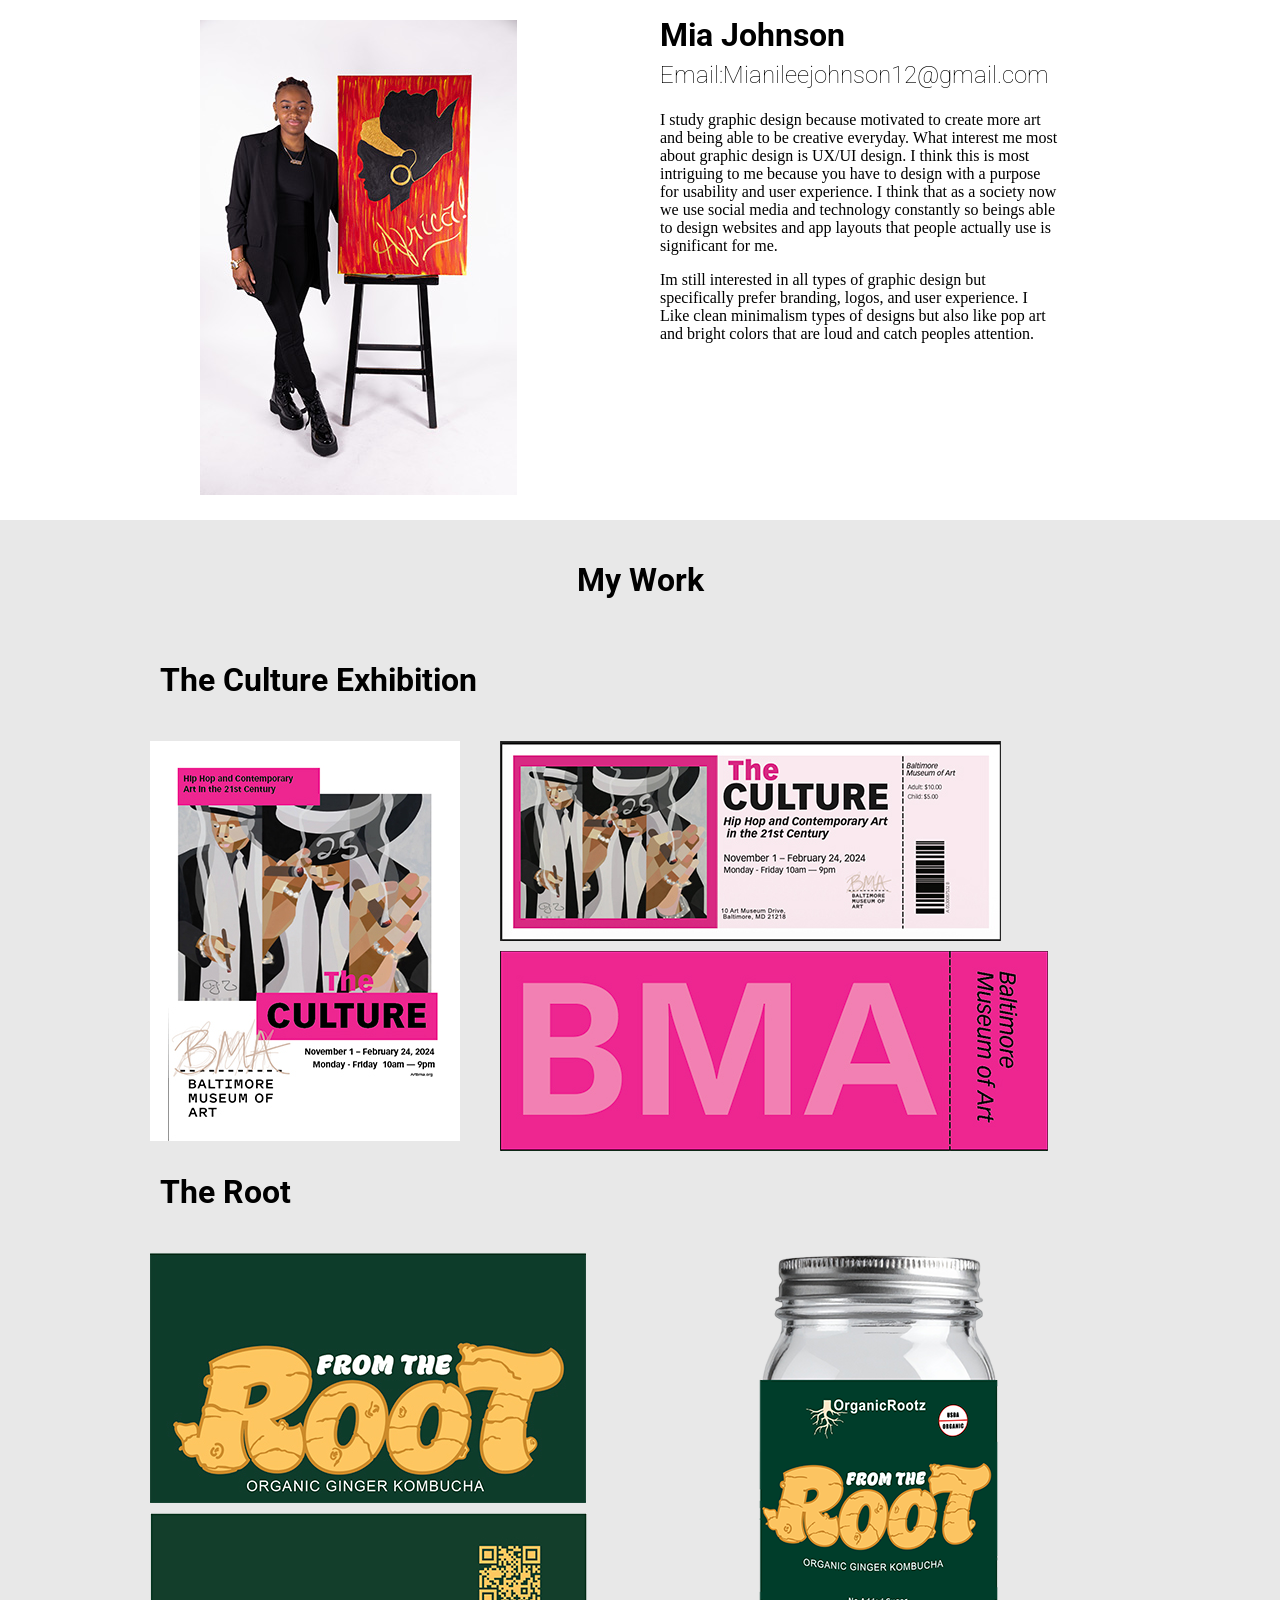
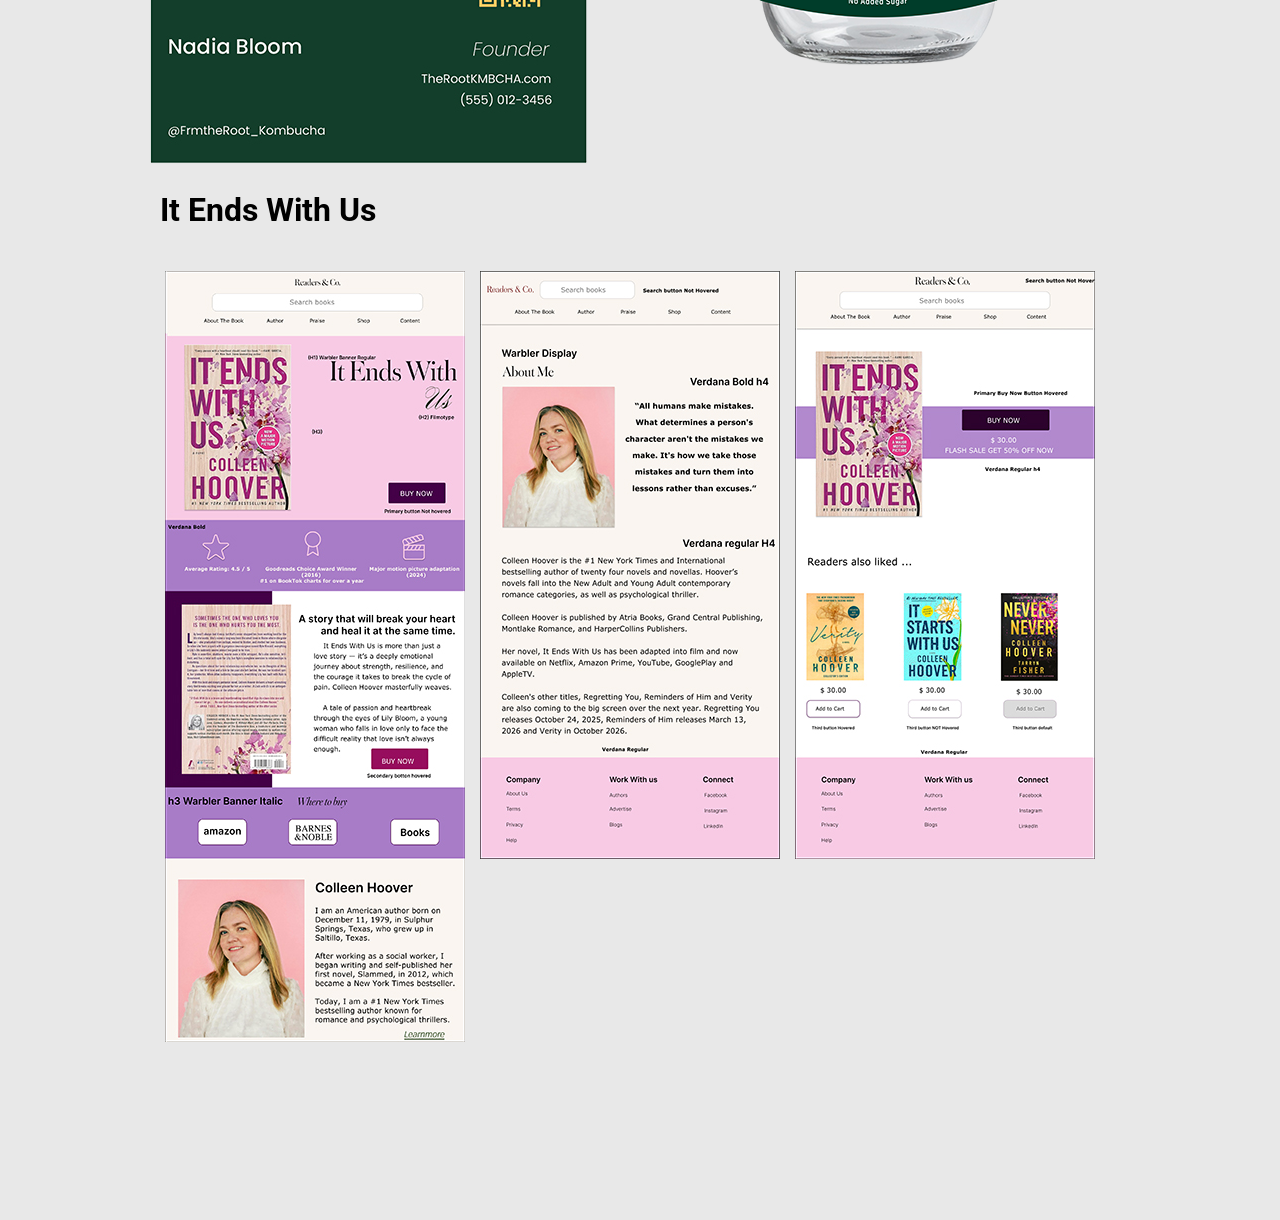
<file: index.html>
<!DOCTYPE html>
<html>
	<head>
		<link rel="stylesheet" type="text/css" href="port.css">

		<link rel="preconnect" href="https://fonts.googleapis.com">
		<link rel="preconnect" href="https://fonts.gstatic.com" crossorigin>
		<link href="https://fonts.googleapis.com/css2?family=Roboto:ital,wdth,wght@0,75..100,100..900;1,75..100,100..900&display=swap" rel="stylesheet">

		<link href="https://fonts.googleapis.com/css2?family=Bodoni+Moda:ital,opsz,wght@0,6..96,400..900;1,6..96,400..900&family=Roboto:ital,wdth,wght@0,75..100,100..900;1,75..100,100..900&display=swap" rel="stylesheet">

	</head>
<body>

<div class="header">
	<div class="centercontent">
		<div class="twocol">
			<img src="images/Mia.jpg">
		</div>

		<div class="twocol">
			<div class="headerone">
				<h1> Mia Johnson</h1>
			</div>
			<div class="headerone">
				<h2>Email:Mianileejohnson12@gmail.com</h2>
			</div>

		I study graphic design because motivated to create more art and being able to be creative everyday. What interest me most about graphic design is UX/UI design. I think this is most intriguing to me because you have to design with a purpose for usability and user experience. I think that as a society now we use social media and technology constantly so beings able to design websites and app layouts that people actually use is significant for me. 
		<p>

		Im still interested in all types of graphic design but specifically prefer branding, logos, and user experience. I Like clean minimalism types of designs but also like pop art and bright colors that are loud and catch peoples attention.
		</div>

	</div>
</div>


	<div class="mainarea">
		<div class="centercontent">
		<div class="secondmainarea">
			<div class="textsection">
				<h1>My Work</h1>
			</div>

			<div class="subheader">
				<h1>The Culture Exhibition</h1>
			</div>

			<div class="onebox">
				<img src="images/poster.jpg">
				<br>
				
			</div>


			<div class="tagcol">
				<img src="images/ticket.jpg">
				<br>
			</div>


			<div class="tagcoltwo"> 
				
				<img src="images/tickettwo.jpg">
				<br>
			</div>

			<div class="subheader">
				<h1>The Root</h1>
			</div>

			<div class="root">
				<img src="images/root.jpg">
			</div>

			<div class="roottwo">
				<img src="images/roottwo.jpg">
			</div>


			<div class="rootjar">
				<img src="images/jar.png">
			</div>
			
		</div>
			<div class="thirdmainarea">
				
				<div class="subheader">
				<h1>It Ends With Us</h1>
				</div>

			<div class="bookcol">
				<img src="images/book.jpg">
			</div>

			<div class="bookcol">
				<img src="images/booktwo.jpg">
			</div>

			<div class="bookcol">
				<img src="images/bookthree.jpg">
			</div>




			</div>
		</div>
	</div>




</body>
</html>
</file>
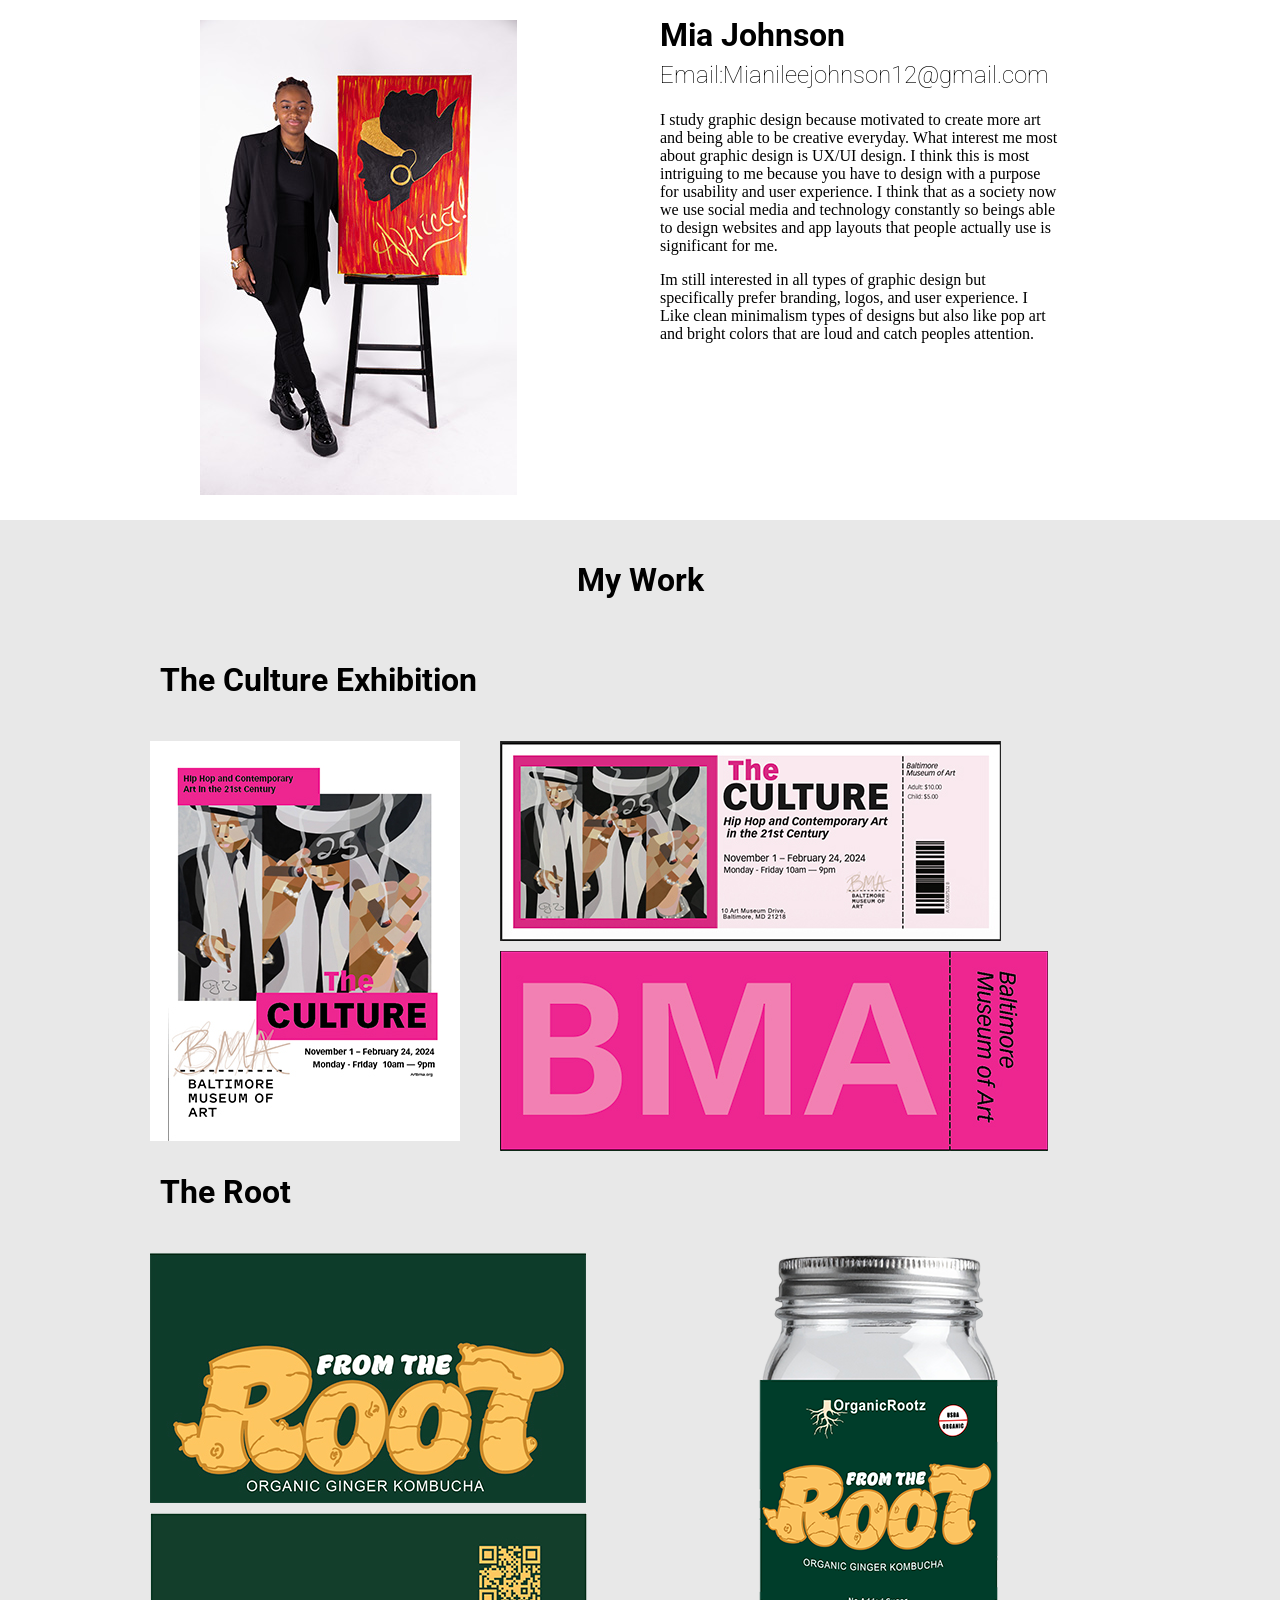
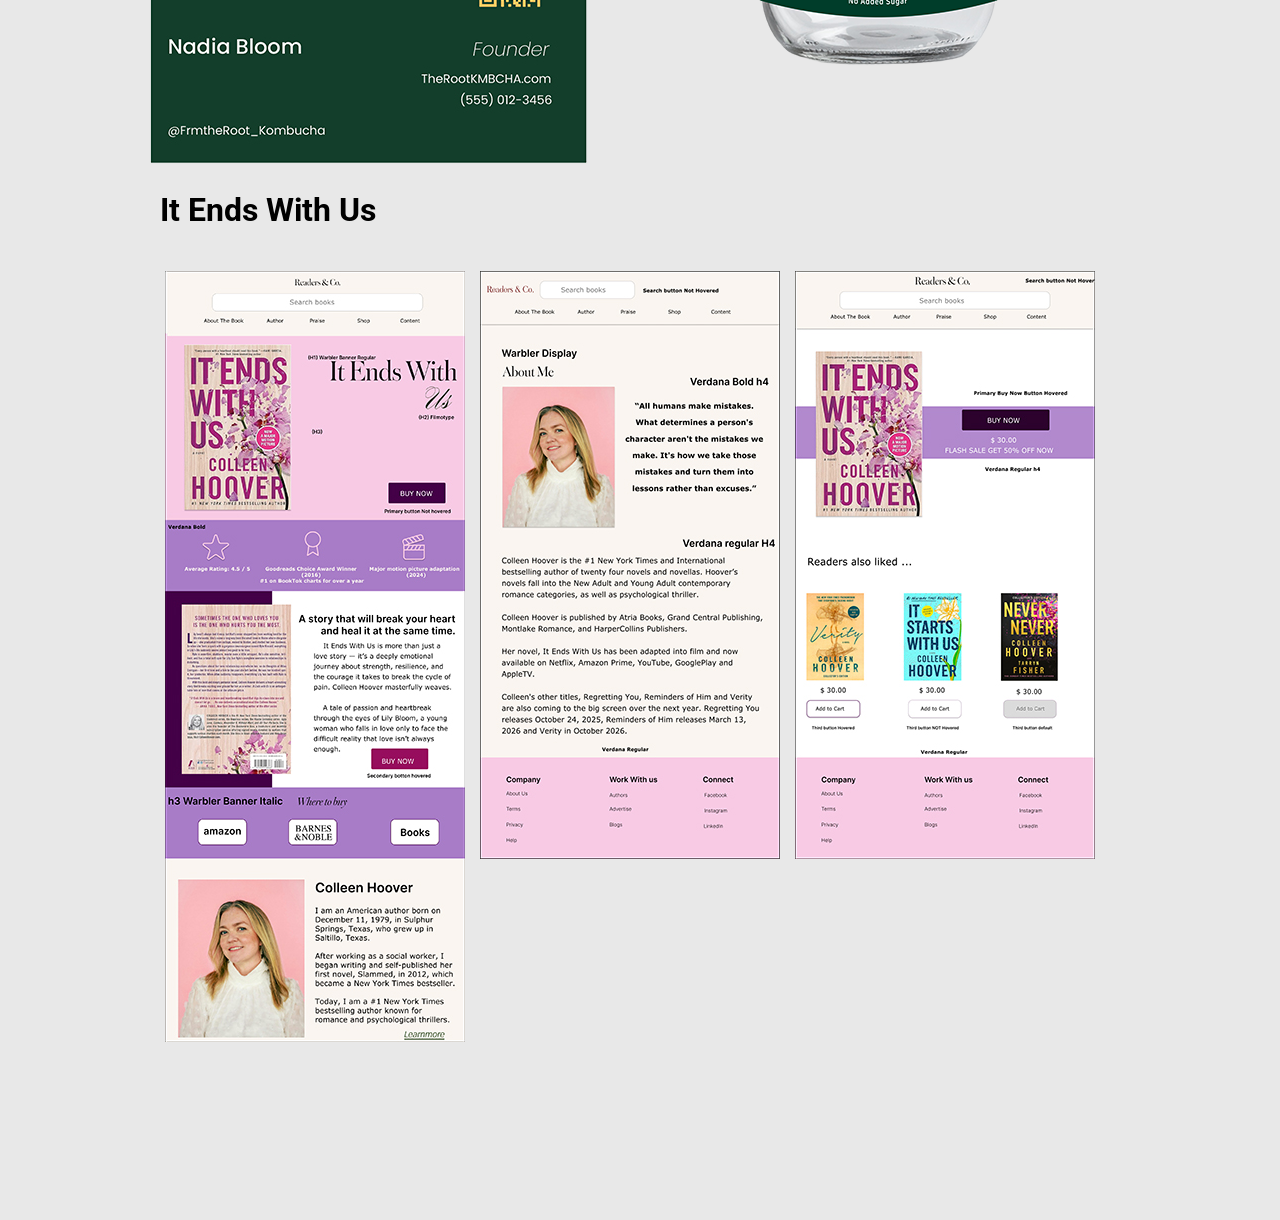
<file: port.html>
<!DOCTYPE html>
<html>
	<head>
		<link rel="stylesheet" type="text/css" href="port.css">

		<link rel="preconnect" href="https://fonts.googleapis.com">
		<link rel="preconnect" href="https://fonts.gstatic.com" crossorigin>
		<link href="https://fonts.googleapis.com/css2?family=Roboto:ital,wdth,wght@0,75..100,100..900;1,75..100,100..900&display=swap" rel="stylesheet">

		<link href="https://fonts.googleapis.com/css2?family=Bodoni+Moda:ital,opsz,wght@0,6..96,400..900;1,6..96,400..900&family=Roboto:ital,wdth,wght@0,75..100,100..900;1,75..100,100..900&display=swap" rel="stylesheet">

	</head>
<body>

<div class="header">
	<div class="centercontent">
		<div class="twocol">
			<img src="images/Mia.jpg">
		</div>

		<div class="twocol">
			<div class="headerone">
				<h1> Mia Johnson</h1>
			</div>
			<div class="headerone">
				<h2>Email:Mianileejohnson12@gmail.com</h2>
			</div>

		I study graphic design because motivated to create more art and being able to be creative everyday. What interest me most about graphic design is UX/UI design. I think this is most intriguing to me because you have to design with a purpose for usability and user experience. I think that as a society now we use social media and technology constantly so beings able to design websites and app layouts that people actually use is significant for me. 
		<p>

		Im still interested in all types of graphic design but specifically prefer branding, logos, and user experience. I Like clean minimalism types of designs but also like pop art and bright colors that are loud and catch peoples attention.
		</div>

	</div>
</div>


	<div class="mainarea">
		<div class="centercontent">
		<div class="secondmainarea">
			<div class="textsection">
				<h1>My Work</h1>
			</div>

			<div class="subheader">
				<h1>The Culture Exhibition</h1>
			</div>

			<div class="onebox">
				<img src="images/poster.jpg">
				<br>
				
			</div>


			<div class="tagcol">
				<img src="images/ticket.jpg">
				<br>
			</div>


			<div class="tagcoltwo"> 
				
				<img src="images/tickettwo.jpg">
				<br>
			</div>

			<div class="subheader">
				<h1>The Root</h1>
			</div>

			<div class="root">
				<img src="images/root.jpg">
			</div>

			<div class="roottwo">
				<img src="images/roottwo.jpg">
			</div>


			<div class="rootjar">
				<img src="images/jar.png">
			</div>
			
		</div>
			<div class="thirdmainarea">
				
				<div class="subheader">
				<h1>It Ends With Us</h1>
				</div>

			<div class="bookcol">
				<img src="images/book.jpg">
			</div>

			<div class="bookcol">
				<img src="images/booktwo.jpg">
			</div>

			<div class="bookcol">
				<img src="images/bookthree.jpg">
			</div>




			</div>
		</div>
	</div>




</body>
</html>
</file>
<file: port.css>
Body {
	background-color: white;
	Margin:0px;
}

.centercontent{
	height: 100%;
	width: 1000px;
	Margin top: 0px;
	margin-right: auto;
	margin-bottom: 0px;
	margin-left: auto;
	background-color:;
}

.header {
height: 500px;
width: 100%;
background-color: ;
text-align: Center;  
padding-top: 20px;  
}

.headerone{
	height: 50px;
	width: 375px;
	background-color: ;
	margin-top: -25px;

}

.textsection{
	height: 100px;
	width: 100%;
	background-color: ;
	text-align: center;
	padding-top: 20px;
	margin-top: ;
	text-align: 
}
.mainarea{
	height: 2300px;
	width: 100%;
	background-color: #E8E8E8;
}

.secondmainarea{
	height: 1250px;
	width: 980px;
	background-color: ;
	margin-left: 10px;
	margin-right: 10px;
}
.thirdmainarea{
	height: 900px;
	width: 980px;
	background-color: ;
	margin-left: 10px;
	margin-right: 10px;
}

.subheader{
	height: 50px;
	width: 800px;
	background-color: ;
	margin-left: 10px;
}

.onebox{
	height:400px;
	width: 310px;
	Margin left: px;
	margin-right: 10px;
	margin-top: 30px;
	float: left;
	text-align: Center;	
	font-family: "Playfair Display", serif;
  font-optical-sizing: auto;
  font-weight: <weight>;
  font-style: normal;
  background-color: white;

  font-size: 13px;
  line-height: 28px;
}

.tagcol{
	height: 200px;
	width: 600px;
	background-color: ;
	margin-top: 30px;
	margin-left: 350px;
}

.tagcoltwo{
	height: 200px;
	width: 650px;
	background-color: ;
	margin-top: 10px;
	margin-left: 350px;
}

.twocol{
	height: 475px;
	width: 400px;
	margin-left: 60px;
	float: left;
	background-color: ;
	text-align: left;

}

.root{
	height:250px;
	width: 400px;
	background-color: ;
	margin-left: px;
	margin-top: 30px;
}

.roottwo{
	height:250px;
	width: 400px;
	background-color: ;
	margin-left: px;
	margin-top: 10px;
}

.rootjar{
 height:500px;
	width: 400px;
  background-color: ;
  margin-left: 350px;
  margin-top: -580px;

}

.bookcol{
	height: 800px;
	width:300px;
	background-color: ;
	margin-top: 30px;
	margin-left: 15px;
	float: left;


}


h1{
  font-family: "Roboto", sans-serif;
  font-optical-sizing: auto;
  font-weight: <weight>;
  font-style: normal;
  font-variation-settings:
    "wdth" <width>;
}
h2{
	font-family: "Roboto", sans-serif;
  font-optical-sizing: auto;
  font-weight: 100;
  font-style: normal;
  font-variation-settings:
    "wdth" 100;
}


h5{
  font-family: "Bodoni Moda", serif;
  font-optical-sizing: px;
  font-weight: 400;
  font-style: normal;
  font-size: 10px;
}
</file>
